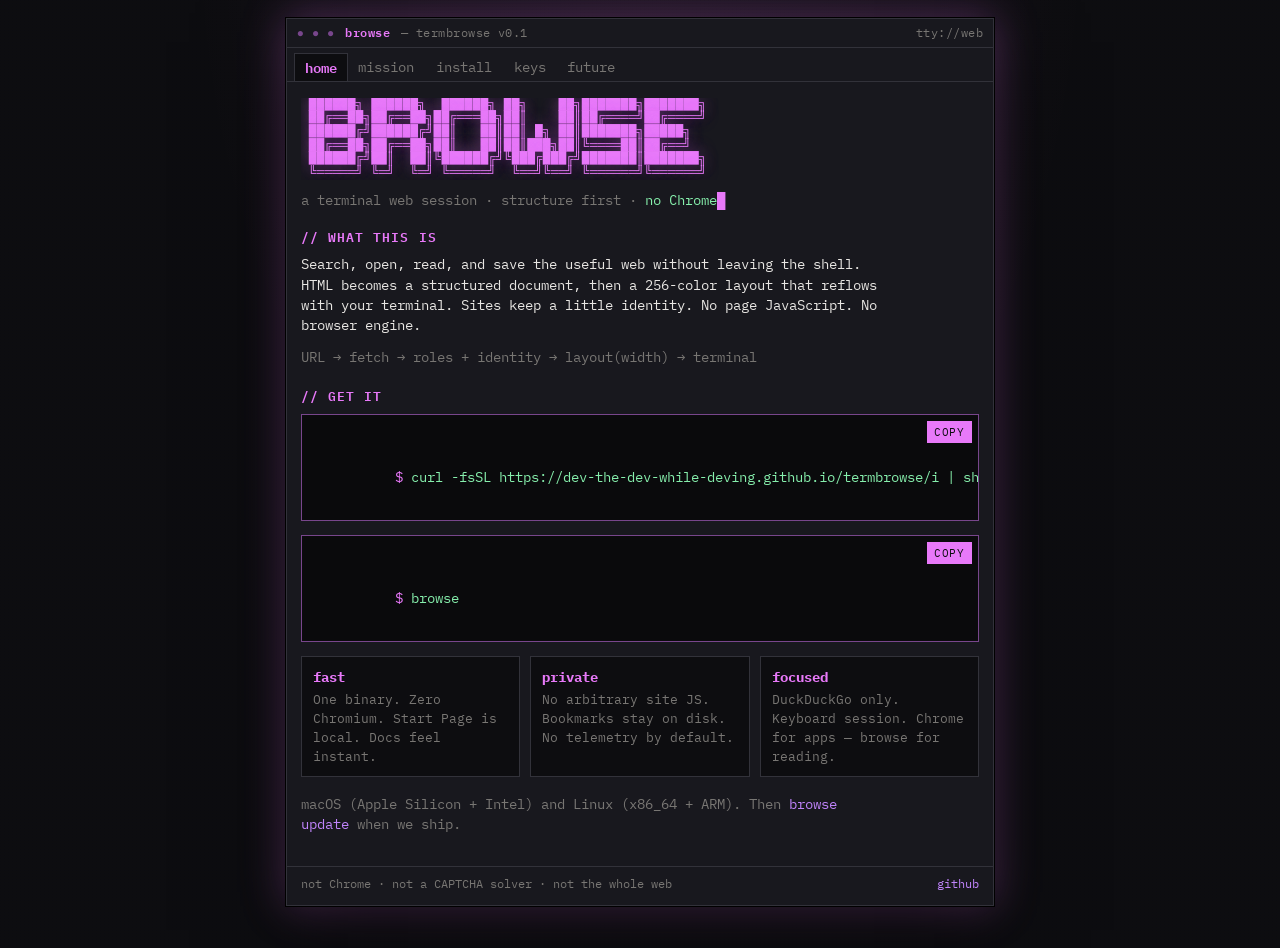
<file: site/index.html>
<!DOCTYPE html>
<html lang="en">
<head>
  <meta charset="utf-8" />
  <meta name="viewport" content="width=device-width, initial-scale=1" />
  <title>browse — stay in the terminal for the useful web</title>
  <meta name="description" content="termbrowse is a structure-first terminal web session. Search, open, read, save. No browser engine. No page JS." />
  <link rel="preconnect" href="https://fonts.googleapis.com" />
  <link rel="preconnect" href="https://fonts.gstatic.com" crossorigin />
  <link href="https://fonts.googleapis.com/css2?family=IBM+Plex+Mono:wght@400;500;600&display=swap" rel="stylesheet" />
  <link rel="stylesheet" href="site.css" />
</head>
<body>
  <div class="wrap">
    <div class="term">
      <div class="titlebar">
        <span class="dots">● ● ●</span>
        <span class="name">browse</span>
        <span>— termbrowse v0.1</span>
        <span class="host">tty://web</span>
      </div>
      <nav>
        <a href="index.html" aria-current="page">home</a>
        <a href="mission.html">mission</a>
        <a href="install.html">install</a>
        <a href="keys.html">keys</a>
        <a href="future.html">future</a>
      </nav>
      <main>
<pre class="ascii">
 ██████╗ ██████╗  ██████╗ ██╗    ██╗███████╗███████╗
 ██╔══██╗██╔══██╗██╔═══██╗██║    ██║██╔════╝██╔════╝
 ██████╔╝██████╔╝██║   ██║██║ █╗ ██║███████╗█████╗
 ██╔══██╗██╔══██╗██║   ██║██║███╗██║╚════██║██╔══╝
 ██████╔╝██║  ██║╚██████╔╝╚███╔███╔╝███████║███████╗
 ╚═════╝ ╚═╝  ╚═╝ ╚═════╝  ╚══╝╚══╝ ╚══════╝╚══════╝
</pre>
        <p class="tag">a terminal web session · structure first · <em>no Chrome</em><span class="cursor"></span></p>

        <h1>// what this is</h1>
        <p>Search, open, read, and save the useful web without leaving the shell. HTML becomes a structured document, then a 256-color layout that reflows with your terminal. Sites keep a little identity. No page JavaScript. No browser engine.</p>

        <p class="dim">URL → fetch → roles + identity → layout(width) → terminal</p>

        <h2>// get it</h2>
        <div class="cmd">
          <button class="copy" type="button" data-copy="curl -fsSL https://dev-the-dev-while-deving.github.io/termbrowse/i | sh">copy</button>
          <span class="prompt">$ </span>curl -fsSL https://dev-the-dev-while-deving.github.io/termbrowse/i | sh
        </div>
        <div class="cmd">
          <button class="copy" type="button" data-copy="browse">copy</button>
          <span class="prompt">$ </span>browse
        </div>

        <div class="grid">
          <div class="card">
            <strong>fast</strong>
            <p>One binary. Zero Chromium. Start Page is local. Docs feel instant.</p>
          </div>
          <div class="card">
            <strong>private</strong>
            <p>No arbitrary site JS. Bookmarks stay on disk. No telemetry by default.</p>
          </div>
          <div class="card">
            <strong>focused</strong>
            <p>DuckDuckGo only. Keyboard session. Chrome for apps — browse for reading.</p>
          </div>
        </div>

        <p class="dim">macOS (Apple Silicon + Intel) and Linux (x86_64 + ARM). Then <a href="install.html">browse update</a> when we ship.</p>
      </main>
      <footer>
        <span>not Chrome · not a CAPTCHA solver · not the whole web</span>
        <a href="https://github.com/dev-the-dev-while-deving/termbrowse">github</a>
      </footer>
    </div>
  </div>
  <script src="site.js"></script>
</body>
</html>
</file>
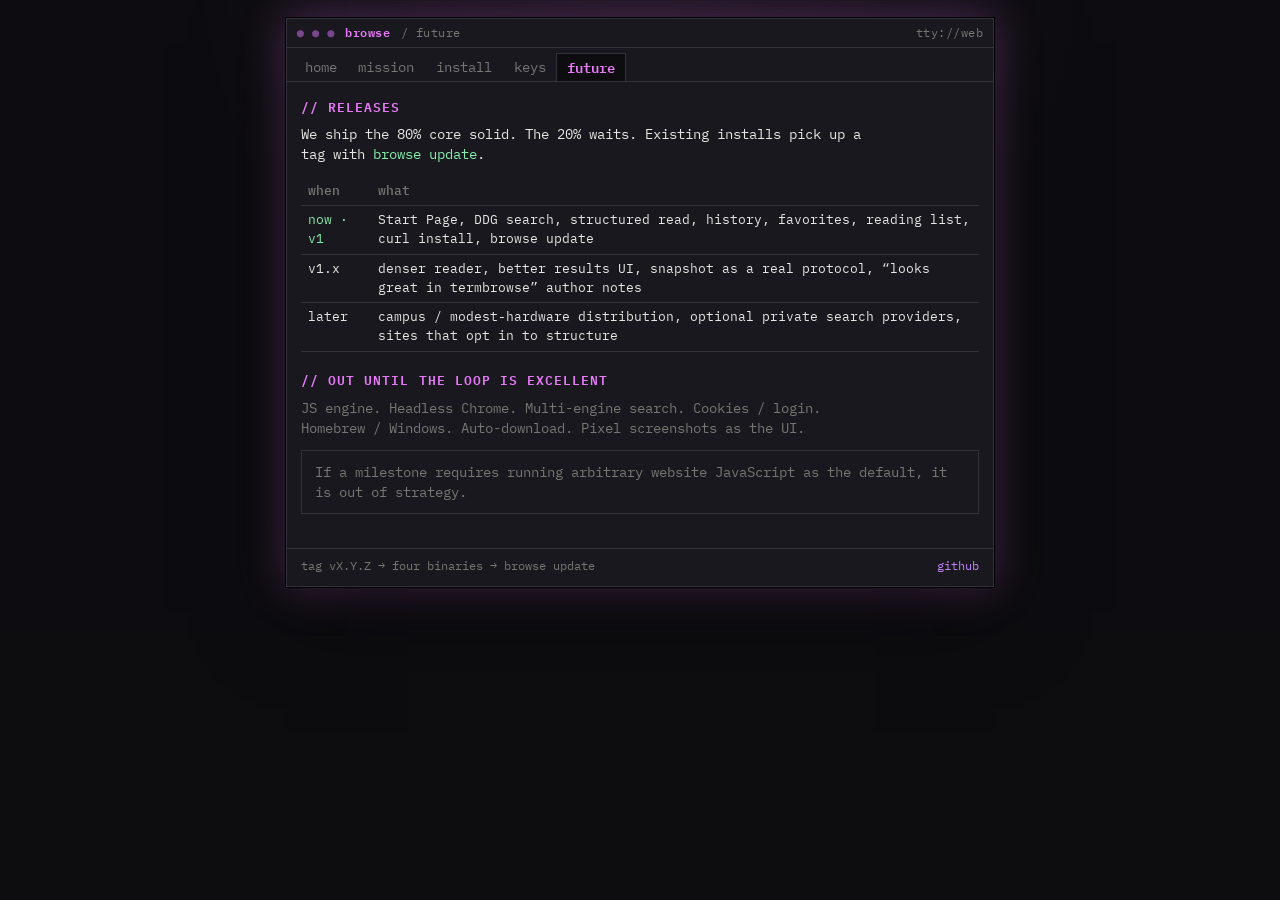
<file: site/future.html>
<!DOCTYPE html>
<html lang="en">
<head>
  <meta charset="utf-8" />
  <meta name="viewport" content="width=device-width, initial-scale=1" />
  <title>future — browse</title>
  <link rel="preconnect" href="https://fonts.googleapis.com" />
  <link rel="preconnect" href="https://fonts.gstatic.com" crossorigin />
  <link href="https://fonts.googleapis.com/css2?family=IBM+Plex+Mono:wght@400;500;600&display=swap" rel="stylesheet" />
  <link rel="stylesheet" href="site.css" />
</head>
<body>
  <div class="wrap">
    <div class="term">
      <div class="titlebar">
        <span class="dots">● ● ●</span>
        <span class="name">browse</span>
        <span>/ future</span>
        <span class="host">tty://web</span>
      </div>
      <nav>
        <a href="index.html">home</a>
        <a href="mission.html">mission</a>
        <a href="install.html">install</a>
        <a href="keys.html">keys</a>
        <a href="future.html" aria-current="page">future</a>
      </nav>
      <main>
        <h1>// releases</h1>
        <p>We ship the 80% core solid. The 20% waits. Existing installs pick up a tag with <span class="ok">browse update</span>.</p>

        <table>
          <tr><th>when</th><th>what</th></tr>
          <tr>
            <td><span class="ok">now · v1</span></td>
            <td>Start Page, DDG search, structured read, history, favorites, reading list, curl install, browse update</td>
          </tr>
          <tr>
            <td>v1.x</td>
            <td>denser reader, better results UI, snapshot as a real protocol, “looks great in termbrowse” author notes</td>
          </tr>
          <tr>
            <td>later</td>
            <td>campus / modest-hardware distribution, optional private search providers, sites that opt in to structure</td>
          </tr>
        </table>

        <h2>// out until the loop is excellent</h2>
        <p class="dim">JS engine. Headless Chrome. Multi-engine search. Cookies / login. Homebrew / Windows. Auto-download. Pixel screenshots as the UI.</p>

        <div class="box">
          If a milestone requires running arbitrary website JavaScript as the default, it is out of strategy.
        </div>
      </main>
      <footer>
        <span>tag vX.Y.Z → four binaries → browse update</span>
        <a href="https://github.com/dev-the-dev-while-deving/termbrowse">github</a>
      </footer>
    </div>
  </div>
</body>
</html>
</file>
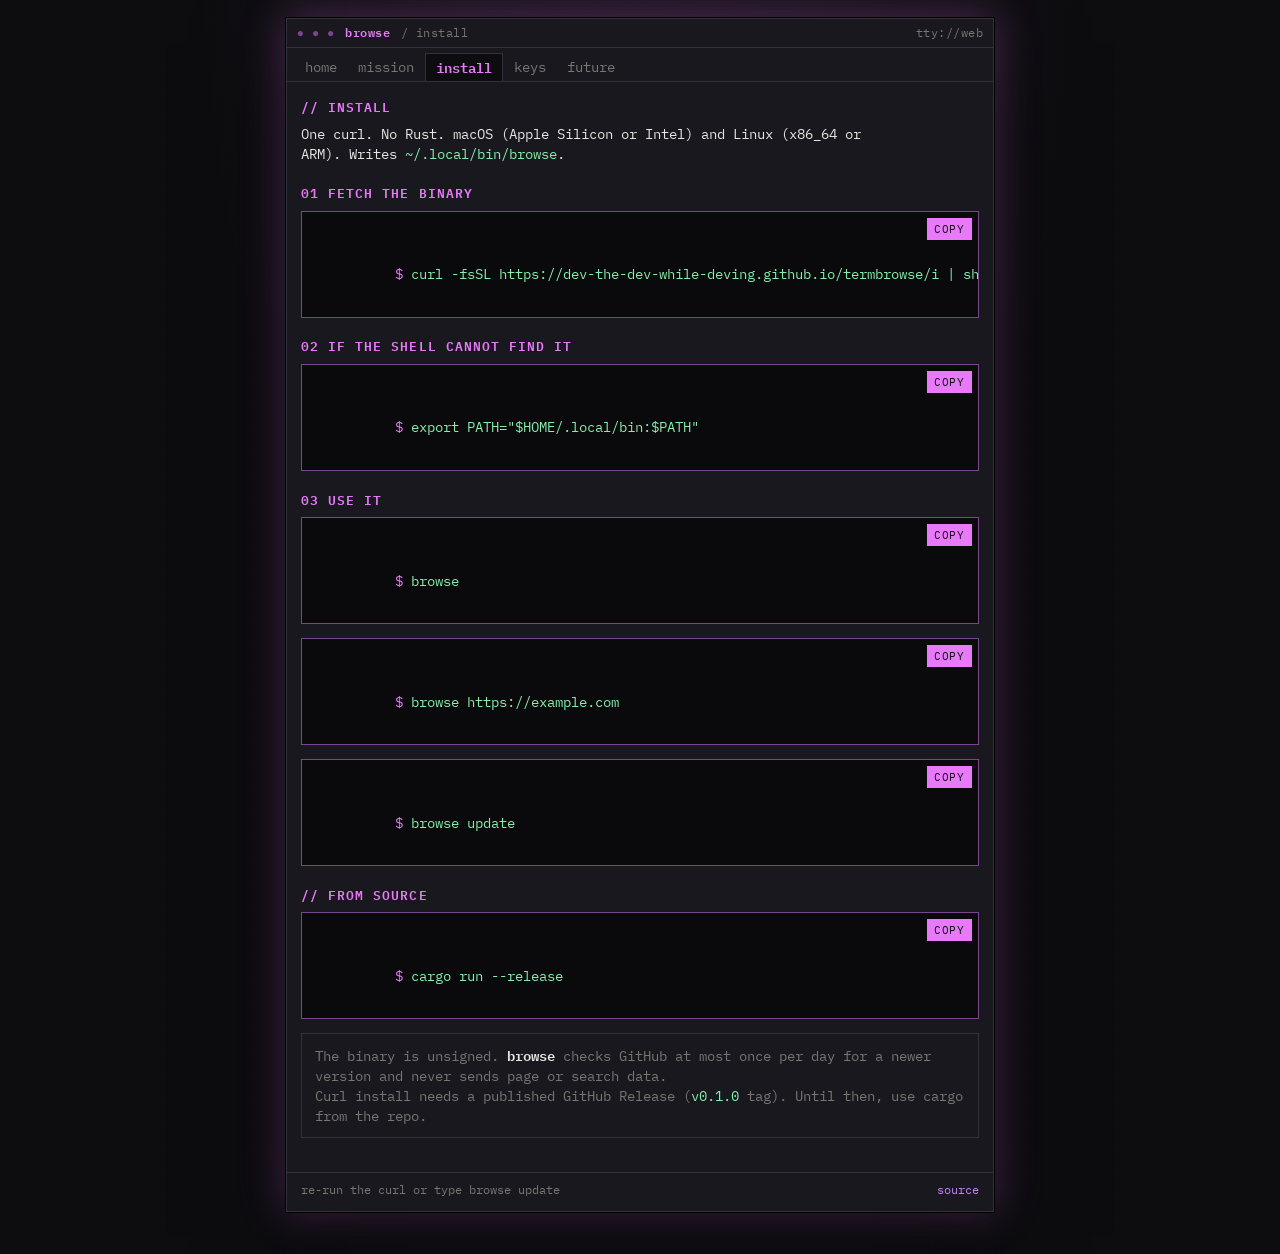
<file: site/install.html>
<!DOCTYPE html>
<html lang="en">
<head>
  <meta charset="utf-8" />
  <meta name="viewport" content="width=device-width, initial-scale=1" />
  <title>install — browse</title>
  <link rel="preconnect" href="https://fonts.googleapis.com" />
  <link rel="preconnect" href="https://fonts.gstatic.com" crossorigin />
  <link href="https://fonts.googleapis.com/css2?family=IBM+Plex+Mono:wght@400;500;600&display=swap" rel="stylesheet" />
  <link rel="stylesheet" href="site.css" />
</head>
<body>
  <div class="wrap">
    <div class="term">
      <div class="titlebar">
        <span class="dots">● ● ●</span>
        <span class="name">browse</span>
        <span>/ install</span>
        <span class="host">tty://web</span>
      </div>
      <nav>
        <a href="index.html">home</a>
        <a href="mission.html">mission</a>
        <a href="install.html" aria-current="page">install</a>
        <a href="keys.html">keys</a>
        <a href="future.html">future</a>
      </nav>
      <main>
        <h1>// install</h1>
        <p>One curl. No Rust. macOS (Apple Silicon or Intel) and Linux (x86_64 or ARM). Writes <span class="ok">~/.local/bin/browse</span>.</p>

        <h2>01  fetch the binary</h2>
        <div class="cmd">
          <button class="copy" type="button" data-copy="curl -fsSL https://dev-the-dev-while-deving.github.io/termbrowse/i | sh">copy</button>
          <span class="prompt">$ </span>curl -fsSL https://dev-the-dev-while-deving.github.io/termbrowse/i | sh
        </div>

        <h2>02  if the shell cannot find it</h2>
        <div class="cmd">
          <button class="copy" type="button" data-copy="export PATH=&quot;$HOME/.local/bin:$PATH&quot;">copy</button>
          <span class="prompt">$ </span>export PATH="$HOME/.local/bin:$PATH"
        </div>

        <h2>03  use it</h2>
        <div class="cmd">
          <button class="copy" type="button" data-copy="browse">copy</button>
          <span class="prompt">$ </span>browse
        </div>
        <div class="cmd">
          <button class="copy" type="button" data-copy="browse https://example.com">copy</button>
          <span class="prompt">$ </span>browse https://example.com
        </div>
        <div class="cmd">
          <button class="copy" type="button" data-copy="browse update">copy</button>
          <span class="prompt">$ </span>browse update
        </div>

        <h2>// from source</h2>
        <div class="cmd">
          <button class="copy" type="button" data-copy="cargo run --release">copy</button>
          <span class="prompt">$ </span>cargo run --release
        </div>

        <div class="box">
          The binary is unsigned. <b>browse</b> checks GitHub at most once per day for a newer version and never sends page or search data.<br />
          Curl install needs a published GitHub Release (<span class="ok">v0.1.0</span> tag). Until then, use cargo from the repo.
        </div>
      </main>
      <footer>
        <span>re-run the curl or type browse update</span>
        <a href="https://github.com/dev-the-dev-while-deving/termbrowse">source</a>
      </footer>
    </div>
  </div>
  <script src="site.js"></script>
</body>
</html>
</file>
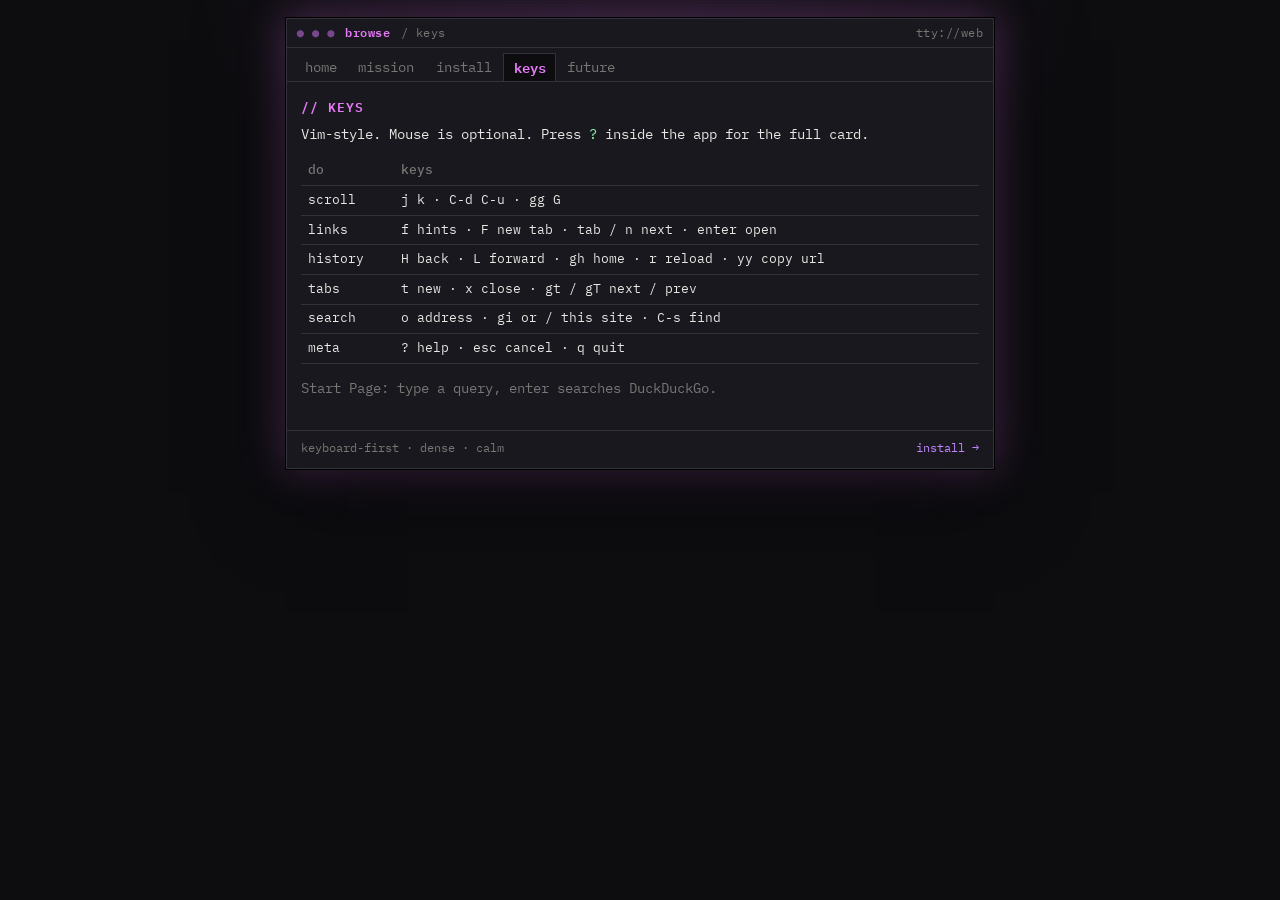
<file: site/keys.html>
<!DOCTYPE html>
<html lang="en">
<head>
  <meta charset="utf-8" />
  <meta name="viewport" content="width=device-width, initial-scale=1" />
  <title>keys — browse</title>
  <link rel="preconnect" href="https://fonts.googleapis.com" />
  <link rel="preconnect" href="https://fonts.gstatic.com" crossorigin />
  <link href="https://fonts.googleapis.com/css2?family=IBM+Plex+Mono:wght@400;500;600&display=swap" rel="stylesheet" />
  <link rel="stylesheet" href="site.css" />
</head>
<body>
  <div class="wrap">
    <div class="term">
      <div class="titlebar">
        <span class="dots">● ● ●</span>
        <span class="name">browse</span>
        <span>/ keys</span>
        <span class="host">tty://web</span>
      </div>
      <nav>
        <a href="index.html">home</a>
        <a href="mission.html">mission</a>
        <a href="install.html">install</a>
        <a href="keys.html" aria-current="page">keys</a>
        <a href="future.html">future</a>
      </nav>
      <main>
        <h1>// keys</h1>
        <p>Vim-style. Mouse is optional. Press <span class="ok">?</span> inside the app for the full card.</p>
        <table>
          <tr><th>do</th><th>keys</th></tr>
          <tr><td>scroll</td><td>j k · C-d C-u · gg G</td></tr>
          <tr><td>links</td><td>f hints · F new tab · tab / n next · enter open</td></tr>
          <tr><td>history</td><td>H back · L forward · gh home · r reload · yy copy url</td></tr>
          <tr><td>tabs</td><td>t new · x close · gt / gT next / prev</td></tr>
          <tr><td>search</td><td>o address · gi or / this site · C-s find</td></tr>
          <tr><td>meta</td><td>? help · esc cancel · q quit</td></tr>
        </table>
        <p class="dim">Start Page: type a query, enter searches DuckDuckGo.</p>
      </main>
      <footer>
        <span>keyboard-first · dense · calm</span>
        <a href="install.html">install →</a>
      </footer>
    </div>
  </div>
</body>
</html>
</file>
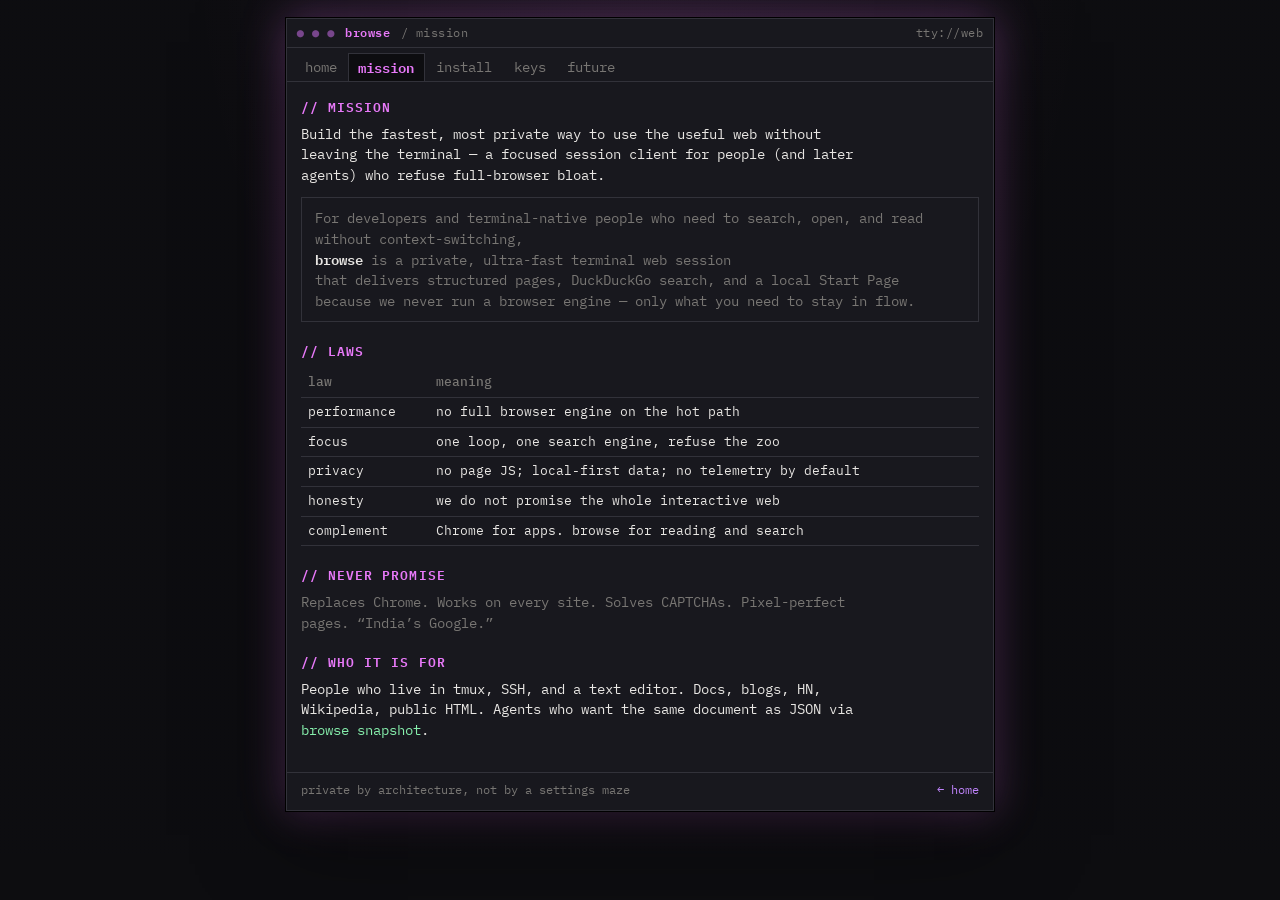
<file: site/mission.html>
<!DOCTYPE html>
<html lang="en">
<head>
  <meta charset="utf-8" />
  <meta name="viewport" content="width=device-width, initial-scale=1" />
  <title>mission — browse</title>
  <link rel="preconnect" href="https://fonts.googleapis.com" />
  <link rel="preconnect" href="https://fonts.gstatic.com" crossorigin />
  <link href="https://fonts.googleapis.com/css2?family=IBM+Plex+Mono:wght@400;500;600&display=swap" rel="stylesheet" />
  <link rel="stylesheet" href="site.css" />
</head>
<body>
  <div class="wrap">
    <div class="term">
      <div class="titlebar">
        <span class="dots">● ● ●</span>
        <span class="name">browse</span>
        <span>/ mission</span>
        <span class="host">tty://web</span>
      </div>
      <nav>
        <a href="index.html">home</a>
        <a href="mission.html" aria-current="page">mission</a>
        <a href="install.html">install</a>
        <a href="keys.html">keys</a>
        <a href="future.html">future</a>
      </nav>
      <main>
        <h1>// mission</h1>
        <p>Build the fastest, most private way to use the useful web without leaving the terminal — a focused session client for people (and later agents) who refuse full-browser bloat.</p>

        <div class="box">
          For developers and terminal-native people who need to search, open, and read without context-switching,<br />
          <b>browse</b> is a private, ultra-fast terminal web session<br />
          that delivers structured pages, DuckDuckGo search, and a local Start Page<br />
          because we never run a browser engine — only what you need to stay in flow.
        </div>

        <h2>// laws</h2>
        <table>
          <tr><th>law</th><th>meaning</th></tr>
          <tr><td>performance</td><td>no full browser engine on the hot path</td></tr>
          <tr><td>focus</td><td>one loop, one search engine, refuse the zoo</td></tr>
          <tr><td>privacy</td><td>no page JS; local-first data; no telemetry by default</td></tr>
          <tr><td>honesty</td><td>we do not promise the whole interactive web</td></tr>
          <tr><td>complement</td><td>Chrome for apps. browse for reading and search</td></tr>
        </table>

        <h2>// never promise</h2>
        <p class="dim">Replaces Chrome. Works on every site. Solves CAPTCHAs. Pixel-perfect pages. “India’s Google.”</p>

        <h2>// who it is for</h2>
        <p>People who live in tmux, SSH, and a text editor. Docs, blogs, HN, Wikipedia, public HTML. Agents who want the same document as JSON via <span class="ok">browse snapshot</span>.</p>
      </main>
      <footer>
        <span>private by architecture, not by a settings maze</span>
        <a href="index.html">← home</a>
      </footer>
    </div>
  </div>
</body>
</html>
</file>
<file: site/site.css>
:root {
  --bg: #0d0d10;
  --panel: #18181e;
  --accent: #e879f9;
  --accent-dim: #78468c;
  --text: #e8e6e3;
  --dim: #787673;
  --link: #c084fc;
  --code: #86efac;
  --warn: #fbbf24;
  --border: #32323a;
  --glow: rgba(232, 121, 249, 0.35);
  --mono: "IBM Plex Mono", "JetBrains Mono", "SF Mono", ui-monospace, Menlo, Consolas, monospace;
}

* { box-sizing: border-box; }

html, body {
  margin: 0;
  min-height: 100%;
  background: var(--bg);
  color: var(--text);
  font-family: var(--mono);
  font-size: 14px;
  line-height: 1.45;
}

body {
  background-image:
    linear-gradient(rgba(13, 13, 16, 0.15) 50%, transparent 50%),
    radial-gradient(ellipse at 50% -10%, rgba(232, 121, 249, 0.08), transparent 50%);
  background-size: 100% 3px, 100% 100%;
}

a { color: var(--link); text-decoration: none; }
a:hover { color: var(--accent); text-decoration: underline; text-underline-offset: 3px; }

.wrap {
  max-width: 92ch;
  margin: 0 auto;
  padding: 1.25rem 1rem 3rem;
}

.term {
  border: 1px solid var(--border);
  background: var(--panel);
  box-shadow: 0 0 0 1px #000, 0 24px 80px rgba(0, 0, 0, 0.55), 0 0 40px var(--glow);
}

.titlebar {
  display: flex;
  align-items: center;
  gap: 0.75rem;
  padding: 0.4rem 0.7rem;
  border-bottom: 1px solid var(--border);
  color: var(--dim);
  font-size: 12px;
  letter-spacing: 0.04em;
}

.dots { color: var(--accent-dim); }
.titlebar .name { color: var(--accent); font-weight: 600; }
.titlebar .host { margin-left: auto; }

nav {
  display: flex;
  flex-wrap: wrap;
  gap: 0.15rem 0;
  padding: 0.35rem 0.5rem 0;
  border-bottom: 1px solid var(--border);
}

nav a {
  color: var(--dim);
  padding: 0.25rem 0.7rem;
  border: 1px solid transparent;
  border-bottom: none;
}

nav a[aria-current="page"] {
  color: var(--accent);
  background: var(--bg);
  border-color: var(--border);
  font-weight: 600;
}

nav a:hover { color: var(--text); text-decoration: none; }

main { padding: 1.1rem 1rem 1.4rem; }

.ascii {
  color: var(--accent);
  font-size: clamp(7px, 1.55vw, 13px);
  line-height: 1.05;
  white-space: pre;
  overflow-x: auto;
  text-shadow: 0 0 18px var(--glow);
  margin: 0 0 0.75rem;
}

.tag {
  color: var(--dim);
  margin: 0 0 1.25rem;
}

.tag em { color: var(--code); font-style: normal; }

h1, h2 {
  font-size: 13px;
  font-weight: 600;
  color: var(--accent);
  letter-spacing: 0.08em;
  text-transform: uppercase;
  margin: 1.4rem 0 0.55rem;
}

h1 { margin-top: 0; }

p { margin: 0 0 0.85rem; max-width: 72ch; }

.dim { color: var(--dim); }
.ok { color: var(--code); }
.warn { color: var(--warn); }

.grid {
  display: grid;
  grid-template-columns: repeat(auto-fit, minmax(22ch, 1fr));
  gap: 0.7rem;
  margin: 0.8rem 0 1.2rem;
}

.card {
  border: 1px solid var(--border);
  padding: 0.7rem 0.8rem;
  background: var(--bg);
}

.card strong { color: var(--accent); display: block; margin-bottom: 0.3rem; }
.card p { margin: 0; color: var(--dim); font-size: 13px; }

.cmd {
  position: relative;
  border: 1px solid var(--accent-dim);
  background: #0a0a0c;
  padding: 0.85rem 3.4rem 0.85rem 0.9rem;
  margin: 0.5rem 0 1rem;
  color: var(--code);
  overflow-x: auto;
  white-space: pre;
}

.cmd .prompt { color: var(--accent); }

button.copy {
  position: absolute;
  top: 0.45rem;
  right: 0.45rem;
  font-family: inherit;
  font-size: 11px;
  letter-spacing: 0.06em;
  text-transform: uppercase;
  color: var(--bg);
  background: var(--accent);
  border: 0;
  padding: 0.28rem 0.5rem;
  cursor: pointer;
}

button.copy:hover { filter: brightness(1.08); }
button.copy.done { background: var(--code); color: #06210e; }

table {
  width: 100%;
  border-collapse: collapse;
  margin: 0.4rem 0 1rem;
  font-size: 13px;
}

th, td {
  text-align: left;
  padding: 0.35rem 0.5rem;
  border-bottom: 1px solid var(--border);
  vertical-align: top;
}

th { color: var(--dim); font-weight: 500; }

.box {
  border: 1px solid var(--border);
  padding: 0.75rem 0.9rem;
  margin: 0.6rem 0 1rem;
  color: var(--dim);
}

.box b { color: var(--text); font-weight: 600; }

footer {
  padding: 0.6rem 1rem 0.85rem;
  border-top: 1px solid var(--border);
  color: var(--dim);
  font-size: 12px;
  display: flex;
  justify-content: space-between;
  gap: 1rem;
  flex-wrap: wrap;
}

.cursor::after {
  content: "█";
  color: var(--accent);
  animation: blink 1.05s steps(1) infinite;
}

@keyframes blink {
  50% { opacity: 0; }
}

@media (max-width: 720px) {
  .ascii { font-size: 6.5px; }
  .titlebar .host { display: none; }
  footer { flex-direction: column; }
}
</file>
